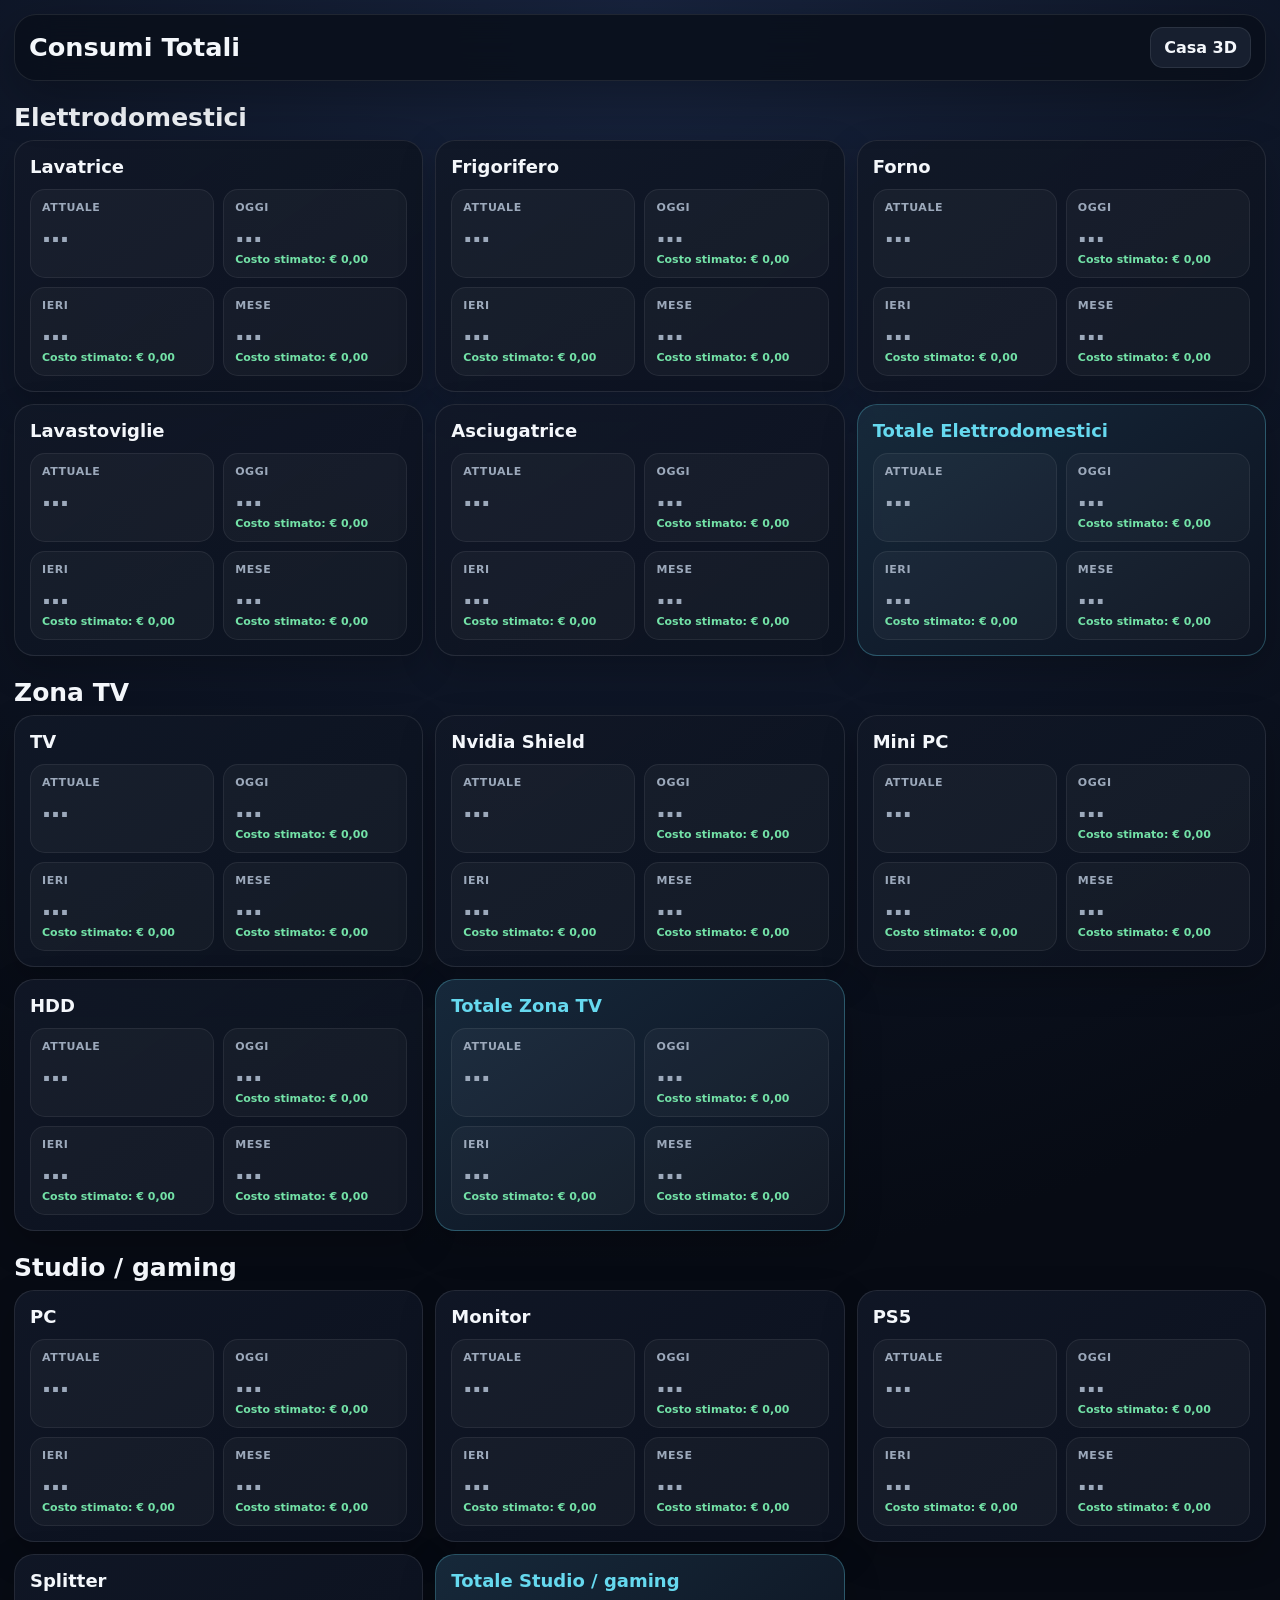
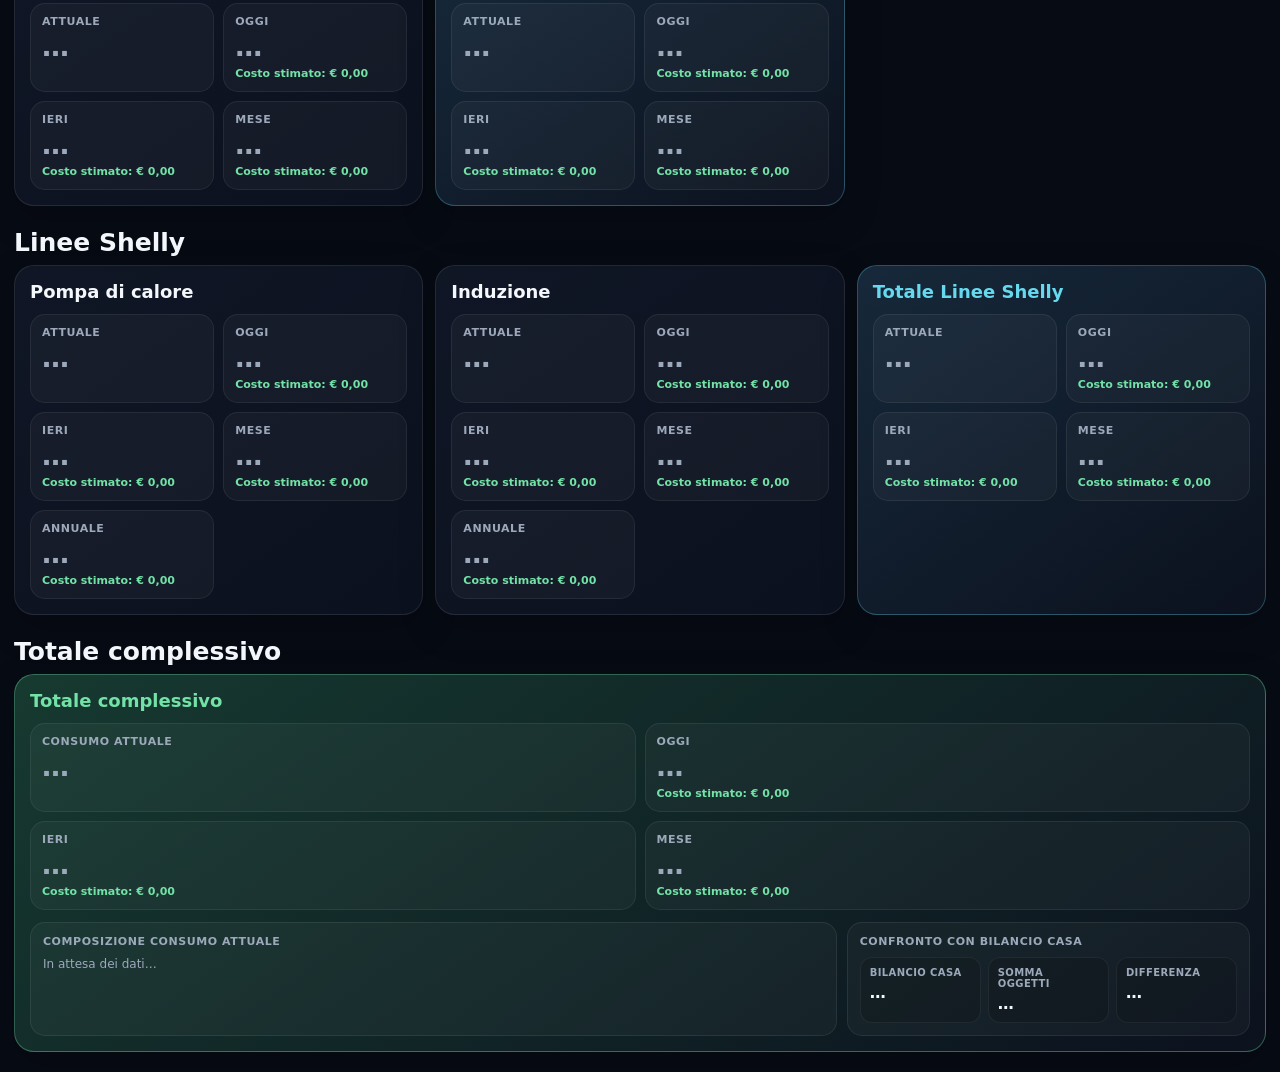
<file: consumi-test.html>
<!doctype html>
<html lang="it">
<head>
  <meta charset="utf-8">
  <meta name="viewport" content="width=device-width,initial-scale=1,viewport-fit=cover">
  <meta name="theme-color" content="#0b1020">
  <title>Consumi Totali · Casa 5B</title>
  <link rel="icon" href="./icon.svg">
  <style>
    :root{color-scheme:dark;--bg:#070b14;--surface:rgba(17,24,39,.92);--surface-2:rgba(26,35,52,.88);--line:rgba(255,255,255,.09);--text:#f4f7fb;--muted:#9ca9bb;--accent:#66d9ef;--ok:#73e2a7;--error:#ff7d8d;--radius:20px;font-family:Inter,ui-sans-serif,system-ui,-apple-system,BlinkMacSystemFont,"Segoe UI",sans-serif}
    *{box-sizing:border-box}html,body{min-height:100%;margin:0;background:radial-gradient(circle at top,#17233d 0,var(--bg) 46%);color:var(--text)}
    body{padding:max(14px,env(safe-area-inset-top)) max(14px,env(safe-area-inset-right)) max(20px,env(safe-area-inset-bottom)) max(14px,env(safe-area-inset-left))}button,a{font:inherit}
    .shell{width:min(1500px,100%);margin:0 auto}.topbar{display:flex;align-items:center;gap:14px;padding:12px 14px;margin-bottom:14px;border:1px solid var(--line);border-radius:22px;background:rgba(10,15,27,.88);backdrop-filter:blur(18px);box-shadow:0 16px 50px rgba(0,0,0,.28)}
    .topbar h1{font-size:clamp(18px,2vw,27px);line-height:1.1;margin:0}.topbar-main{min-width:0;flex:1}.action{border:1px solid var(--line);background:var(--surface-2);color:var(--text);padding:10px 13px;border-radius:13px;text-decoration:none;font-weight:800}
    .group{margin:22px 0 8px;display:flex;align-items:end;justify-content:space-between;gap:10px}.group h2{margin:0;font-size:clamp(18px,2vw,25px)}.grid{display:grid;grid-template-columns:repeat(3,minmax(0,1fr));gap:12px}
    .device{min-width:0;padding:15px;border:1px solid var(--line);border-radius:var(--radius);background:linear-gradient(145deg,var(--surface),rgba(12,18,31,.94));box-shadow:0 13px 36px rgba(0,0,0,.22)}
    .device-head{display:flex;align-items:center;justify-content:space-between;gap:10px;margin-bottom:12px}.device-head h3{margin:0;font-size:18px}.total-device{border-color:rgba(102,217,239,.28);background:linear-gradient(145deg,rgba(23,42,60,.96),rgba(12,18,31,.96))}.total-device .device-head h3{color:var(--accent)}
    .grand-total{grid-column:1/-1;border-color:rgba(115,226,167,.36);background:linear-gradient(145deg,rgba(23,60,50,.96),rgba(12,18,31,.96))}.grand-total .device-head h3{color:var(--ok)}
    .grand-live{display:grid;grid-template-columns:minmax(0,1.6fr) minmax(290px,.8fr);gap:10px;margin-top:12px}.grand-live-panel{padding:12px;border:1px solid rgba(255,255,255,.08);border-radius:15px;background:rgba(255,255,255,.035)}.grand-live-title{display:block;margin-bottom:9px;color:var(--muted);font-size:11px;font-weight:800;text-transform:uppercase;letter-spacing:.05em}.power-breakdown{display:flex;flex-wrap:wrap;gap:7px}.power-chip{display:inline-flex;align-items:center;gap:6px;padding:7px 9px;border:1px solid rgba(255,255,255,.08);border-radius:999px;background:rgba(0,0,0,.16);font-size:12px;font-weight:750}.power-chip strong{color:var(--ok);font-variant-numeric:tabular-nums}.power-empty{color:var(--muted);font-size:12px}.house-compare{display:grid;grid-template-columns:repeat(3,minmax(0,1fr));gap:7px}.house-compare div{min-width:0;padding:9px;border:1px solid rgba(255,255,255,.06);border-radius:12px;background:rgba(0,0,0,.13)}.house-compare small{display:block;color:var(--muted);font-size:10px;font-weight:800;text-transform:uppercase;letter-spacing:.04em}.house-compare strong{display:block;margin-top:5px;font-size:16px;font-variant-numeric:tabular-nums}.house-compare .difference-positive strong{color:var(--error)}.house-compare .difference-negative strong{color:var(--accent)}
    .metrics{display:grid;grid-template-columns:repeat(2,minmax(0,1fr));gap:9px}.metric{min-width:0;padding:11px;border:1px solid rgba(255,255,255,.07);border-radius:15px;background:rgba(255,255,255,.035)}
    .metric small{display:block;color:var(--muted);font-size:11px;font-weight:800;text-transform:uppercase;letter-spacing:.05em}.metric strong{display:block;margin-top:5px;font-size:clamp(18px,2.2vw,27px);line-height:1;font-variant-numeric:tabular-nums}.metric .cost{display:block;margin-top:7px;color:var(--ok);font-size:11px;font-weight:800;font-variant-numeric:tabular-nums}.metric .cost[hidden]{display:none}.metric.loading strong{color:var(--muted)}
    @media(max-width:1100px){.grid{grid-template-columns:repeat(2,minmax(0,1fr))}.grand-live{grid-template-columns:1fr}}
    @media(max-width:720px){body{padding:8px}.topbar{border-radius:17px;flex-wrap:wrap}.grid{grid-template-columns:1fr}.metrics{grid-template-columns:repeat(2,minmax(0,1fr))}.house-compare{grid-template-columns:1fr}}
  </style>
  <script src="./config.js"></script>
</head>
<body>
  <main class="shell">
    <header class="topbar"><div class="topbar-main"><h1>Consumi Totali</h1></div><a class="action" href="./index.html">Casa 3D</a></header>
    <div class="group"><h2>Elettrodomestici</h2></div><section id="appliances" class="grid"></section>
    <div class="group"><h2>Zona TV</h2></div><section id="tv-zone" class="grid"></section>
    <div class="group"><h2>Studio / gaming</h2></div><section id="studio-zone" class="grid"></section>
    <div class="group"><h2>Linee Shelly</h2></div><section id="shelly-lines" class="grid"></section>
    <div class="group"><h2>Totale complessivo</h2></div><section id="grand-total" class="grid"></section>
  </main>
<script>
(()=>{
  'use strict';
  const config=window.CASA_DASHBOARD_CONFIG||{};
  const haConfig=config.homeAssistant||{};
  const fmt=new Intl.NumberFormat('it-IT',{maximumFractionDigits:3});
  const costFmt=new Intl.NumberFormat('it-IT',{style:'currency',currency:'EUR',minimumFractionDigits:2,maximumFractionDigits:3});
  const ENERGY_PRICE_EUR_KWH=.287;
  const FIXED_POWER_LOADS=[
    {label:'Alexa',power:3.2},
    {label:'Dispositivi Shelly',power:7},
    {label:'Switch di rete',power:15},
    {label:'Domotica BTicino',power:38},
    {label:'Router 5G',power:8},
    {label:'FRITZ!Box 7690',power:12.5},
    {label:'ONT Fibra',power:4},
    {label:'Rete Mesh',power:24},
    {label:'VMC',power:20}
  ];
  const state={states:new Map(),metrics:new Map(),syncing:false};

  const DEVICES={
    washer:{label:'Lavatrice',powerKey:'washerPower',aliases:['lavatrice','washing machine','washer'],dailyHelper:'sensor.vano_tecnico_shelly_plug_lavatrice_lavatrice_energia_giornaliera',monthlyHelper:'sensor.vano_tecnico_shelly_plug_lavatrice_lavatrice_energia_mensile'},
    fridge:{label:'Frigorifero',powerKey:'fridgePower',aliases:['frigorifero','frigo congelatore','frigo','congelatore','fridge freezer','fridge','freezer'],dailyHelper:'sensor.cucina_shelly_plug_frigo_frigo_energia_giornaliera',monthlyHelper:'sensor.cucina_shelly_plug_frigo_frigo_energia_mensile'},
    oven:{label:'Forno',powerKey:'ovenPower',aliases:['forno','oven'],dailyHelper:'sensor.cucina_shelly_plug_forno_forno_energia_giornaliera',monthlyHelper:'sensor.cucina_shelly_plug_forno_forno_energia_mensile'},
    dishwasher:{label:'Lavastoviglie',powerKey:'dishwasherPower',aliases:['lavastoviglie','lavapiatti','dishwasher'],dailyHelper:'sensor.cucina_shelly_plug_lavastoviglie_lavastoviglie_energia_giornaliera',monthlyHelper:'sensor.cucina_shelly_plug_lavastoviglie_lavastoviglie_energia_mensile'},
    dryer:{label:'Asciugatrice',powerKey:'dryerPower',aliases:['asciugatrice','tumble dryer','dryer'],dailyHelper:'sensor.vano_tecnico_shelly_plug_asciugatrice_asciugatrice_energia_giornaliera',monthlyHelper:'sensor.vano_tecnico_shelly_plug_asciugatrice_asciugatrice_energia_mensile'},
    tv:{label:'TV',powerKey:'tvPower',aliases:['tv','televisore','smart tv','samsung tv'],dailyHelper:'sensor.salotto_tv_energia_giornaliera',monthlyHelper:'sensor.salotto_tv_energia_mensile'},
    shield:{label:'Nvidia Shield',powerKey:'shieldPower',aliases:['nvidia shield','shield tv','shield'],dailyHelper:'sensor.salotto_nvidia_shield_shield_energia_giornaliera',monthlyHelper:'sensor.salotto_nvidia_shield_shield_energia_mensile'},
    mediaPc:{label:'Mini PC',powerKey:'mediaPcPower',aliases:['mini pc','minipc','media mini pc'],dailyHelper:'sensor.salotto_mini_pc_energia_giornaliera',monthlyHelper:'sensor.salotto_mini_pc_energia_mensile'},
    hdd:{label:'HDD',powerKey:'hddPower',aliases:['hdd','hard disk','disco esterno'],dailyHelper:'sensor.salotto_hdd_energia_giornaliera',monthlyHelper:'sensor.salotto_hdd_energia_mensile'},
    pc:{label:'PC',powerKey:'pcPower',aliases:['pc','pc studio','computer studio','office pc','desktop pc'],exclude:['mini pc','minipc','media pc'],dailyHelper:'sensor.studio_pc_energia_giornaliera',monthlyHelper:'sensor.studio_pc_energia_mensile'},
    monitor:{label:'Monitor',powerKey:'monitorPower',aliases:['monitor','monitor studio','office monitor'],dailyHelper:'sensor.studio_monitor_energia_giornaliera',monthlyHelper:'sensor.studio_monitor_energia_mensile'},
    ps5:{label:'PS5',powerKey:'ps5Power',aliases:['ps 5','ps5','playstation 5','playstation5'],dailyHelper:'sensor.studio_ps_5_ps5_energia_giornaliera',monthlyHelper:'sensor.studio_ps_5_ps5_energia_mensile'},
    dock:{label:'Splitter',powerKey:'dockPower',aliases:['splitter','dock studio','office dock','dock'],dailyHelper:'sensor.studio_splitter_energia_giornaliera',monthlyHelper:'sensor.studio_splitter_energia_mensile'},
    heatPump:{label:'Pompa di calore',powerEntity:'sensor.vano_tecnico_shelly_pompa_di_calore_potenza',dailyHelper:'sensor.vano_tecnico_shelly_pompa_di_calore_giornaliero_pompa_calore',monthlyHelper:'sensor.vano_tecnico_shelly_pompa_di_calore_mensile_pompa_calore',annualHelper:'sensor.vano_tecnico_shelly_pompa_di_calore_annuale_pompa_di_calore'},
    induction:{label:'Induzione',powerEntity:'sensor.cucina_shelly_induzione_potenza',dailyHelper:'sensor.cucina_shelly_induzione_induzione_gg',monthlyHelper:'sensor.cucina_shelly_induzione_induzione_kwh_mese',annualHelper:'sensor.cucina_shelly_induzione_induzione_kwh_anno'}
  };
  const GROUPS={appliances:['washer','fridge','oven','dishwasher','dryer'],tv:['tv','shield','mediaPc','hdd'],studio:['pc','monitor','ps5','dock'],shelly:['heatPump','induction']};
  const TOTAL_LABELS={appliances:'Totale Elettrodomestici',tv:'Totale Zona TV',studio:'Totale Studio / gaming',shelly:'Totale Linee Shelly'};
  const normalize=v=>String(v??'').toLowerCase().normalize('NFD').replace(/[\u0300-\u036f]/g,'').replace(/[^a-z0-9]+/g,' ').trim();
  const valid=e=>Boolean(e&&!['unknown','unavailable','null','none',''].includes(normalize(e.state)));
  const haBase=()=>String(haConfig.url||'').trim().replace(/\/$/,'');
  const usableConfig=()=>{const t=String(haConfig.token||'');return Boolean(haBase()&&t&&t!=='insert token'&&!t.includes('REPLACE_'))};
  async function haFetch(path){const r=await fetch(`${haBase()}${path}`,{headers:{Authorization:`Bearer ${haConfig.token}`,'Content-Type':'application/json'},cache:'no-store'});if(!r.ok)throw new Error(`Home Assistant ${r.status}`);return r.json()}
  function configuredCandidates(key){const c=config.entities?.[key];return(Array.isArray(c)?c:[c]).filter(Boolean)}
  function unit(entity){return normalize(entity?.attributes?.unit_of_measurement)}
  function isPower(entity){return valid(entity)&&String(entity.entity_id||'').startsWith('sensor.')&&Number.isFinite(Number(entity.state))&&(normalize(entity.attributes?.device_class)==='power'||['w','kw','mw'].includes(unit(entity)))}
  function watts(entity){if(!isPower(entity))return null;const v=Number(entity.state),u=unit(entity);if(u==='kw')return v*1000;if(u==='mw')return v*1000000;return v}
  function energyKwh(entity,raw=entity?.state){if(!entity||!Number.isFinite(Number(raw)))return null;return Number(raw)}
  function entityText(entity){return normalize(`${entity?.entity_id||''} ${entity?.attributes?.friendly_name||''}`)}
  function resolvePower(device){
    if(device.powerEntity){const e=state.states.get(device.powerEntity);return isPower(e)?e:null}
    for(const id of configuredCandidates(device.powerKey)){const e=state.states.get(id);if(isPower(e))return e}
    let best=null,bestScore=0;
    for(const e of state.states.values()){
      if(!isPower(e))continue;const text=entityText(e);if((device.exclude||[]).some(x=>text.includes(normalize(x))))continue;
      let score=0;for(const a of device.aliases){const n=normalize(a);if(text===n)score=Math.max(score,100);else if(text.includes(n))score=Math.max(score,70+n.length)}
      if(text.includes('shelly'))score+=5;if(score>bestScore){bestScore=score;best=e}
    }
    return bestScore>=72?best:null;
  }
  function configuredPower(key){for(const id of configuredCandidates(key)){const value=watts(state.states.get(id));if(Number.isFinite(value))return value}return null}
  function periodValue(device,period){
    const daily=state.states.get(device.dailyHelper)||null,monthly=state.states.get(device.monthlyHelper)||null,annual=state.states.get(device.annualHelper)||null;
    if(period==='today')return energyKwh(daily)??0;
    if(period==='yesterday')return energyKwh(daily,daily?.attributes?.last_period)??0;
    if(period==='month')return energyKwh(monthly)??0;
    if(period==='annual')return energyKwh(annual)??0;
    return 0;
  }
  function formatPower(v){const x=Number.isFinite(v)?v:0;return Math.abs(x)>=1000?`${fmt.format(x/1000)} kW`:`${fmt.format(x)} W`}
  function formatSignedPower(v){const x=Number.isFinite(v)?v:0;return`${x>0?'+':x<0?'−':''}${formatPower(Math.abs(x))}`}
  function formatEnergy(v){return`${fmt.format(Number.isFinite(v)?v:0)} kWh`}
  function formatCost(v){return costFmt.format(Math.max(0,Number.isFinite(v)?v:0)*ENERGY_PRICE_EUR_KWH)}
  function metricHtml(label,kind){const cost=kind==='power'?'<span class="cost" hidden></span>':'<span class="cost">Costo stimato: € 0,00</span>';return`<div class="metric loading" data-kind="${kind}"><small>${label}</small><strong>…</strong>${cost}</div>`}
  function metricsHtml(powerLabel='Attuale'){return`${metricHtml(powerLabel,'power')}${metricHtml('Oggi','today')}${metricHtml('Ieri','yesterday')}${metricHtml('Mese','month')}`}
  function deviceHtml(id){const device=DEVICES[id];const annual=device.annualHelper?metricHtml('Annuale','annual'):'';return`<article class="device" data-device="${id}"><div class="device-head"><h3>${device.label}</h3></div><div class="metrics">${metricsHtml()}${annual}</div></article>`}
  function totalHtml(group){return`<article class="device total-device" data-total="${group}"><div class="device-head"><h3>${TOTAL_LABELS[group]}</h3></div><div class="metrics">${metricsHtml()}</div></article>`}
  function grandTotalHtml(){return`<article class="device total-device grand-total" data-grand-total><div class="device-head"><h3>Totale complessivo</h3></div><div class="metrics">${metricsHtml('Consumo attuale')}</div><div class="grand-live"><div class="grand-live-panel"><span class="grand-live-title">Composizione consumo attuale</span><div class="power-breakdown" data-power-breakdown><span class="power-empty">In attesa dei dati…</span></div></div><div class="grand-live-panel"><span class="grand-live-title">Confronto con Bilancio casa</span><div class="house-compare"><div><small>Bilancio casa</small><strong data-house-power>…</strong></div><div><small>Somma oggetti</small><strong data-counted-power>…</strong></div><div data-power-difference><small>Differenza</small><strong>…</strong></div></div></div></div></article>`}
  function render(){
    document.querySelector('#appliances').innerHTML=GROUPS.appliances.map(deviceHtml).join('')+totalHtml('appliances');
    document.querySelector('#tv-zone').innerHTML=GROUPS.tv.map(deviceHtml).join('')+totalHtml('tv');
    document.querySelector('#studio-zone').innerHTML=GROUPS.studio.map(deviceHtml).join('')+totalHtml('studio');
    document.querySelector('#shelly-lines').innerHTML=GROUPS.shelly.map(deviceHtml).join('')+totalHtml('shelly');
    document.querySelector('#grand-total').innerHTML=grandTotalHtml();
  }
  function patchNode(node,kind,value){if(!node)return;const v=Number.isFinite(value)?value:0;node.querySelector('strong').textContent=kind==='power'?formatPower(v):formatEnergy(v);const c=node.querySelector('.cost');if(c){c.hidden=kind==='power';if(kind!=='power')c.textContent=`Costo stimato: ${formatCost(v)}`}node.classList.remove('loading')}
  function patchDevice(id,kind,value){patchNode(document.querySelector(`[data-device="${id}"] [data-kind="${kind}"]`),kind,value)}
  function patchTotal(group,kind,value){patchNode(document.querySelector(`[data-total="${group}"] [data-kind="${kind}"]`),kind,value)}
  function patchGrand(kind,value){patchNode(document.querySelector(`[data-grand-total] [data-kind="${kind}"]`),kind,value)}
  function patchGrandLive(countedPower){
    const breakdown=document.querySelector('[data-power-breakdown]');
    if(breakdown){
      const active=[
        ...Object.entries(DEVICES).map(([id,device])=>({label:device.label,power:Number(state.metrics.get(id)?.power)||0})).filter(item=>item.power>0.05),
        ...FIXED_POWER_LOADS
      ].sort((a,b)=>b.power-a.power);
      breakdown.innerHTML=active.length?active.map(item=>`<span class="power-chip"><span>${item.label}</span><strong>+${formatPower(item.power)}</strong></span>`).join(''):'<span class="power-empty">Nessun oggetto con consumo rilevato.</span>';
    }
    const housePower=configuredPower('housePower');
    const houseNode=document.querySelector('[data-house-power]');
    const countedNode=document.querySelector('[data-counted-power]');
    const differenceBox=document.querySelector('[data-power-difference]');
    if(houseNode)houseNode.textContent=Number.isFinite(housePower)?formatPower(housePower):'N/D';
    if(countedNode)countedNode.textContent=formatPower(countedPower);
    if(differenceBox){
      differenceBox.classList.remove('difference-positive','difference-negative');
      const difference=Number.isFinite(housePower)?housePower-countedPower:null;
      const strong=differenceBox.querySelector('strong');
      if(strong)strong.textContent=Number.isFinite(difference)?formatSignedPower(difference):'N/D';
      if(Number.isFinite(difference)&&difference>0.5)differenceBox.classList.add('difference-positive');
      else if(Number.isFinite(difference)&&difference<-0.5)differenceBox.classList.add('difference-negative');
    }
  }
  function updateDevice(id){const d=DEVICES[id],p=watts(resolvePower(d));const values={power:Number.isFinite(p)?p:0,today:periodValue(d,'today'),yesterday:periodValue(d,'yesterday'),month:periodValue(d,'month')};if(d.annualHelper)values.annual=periodValue(d,'annual');state.metrics.set(id,values);for(const[k,v]of Object.entries(values))patchDevice(id,k,v)}
  function updateTotals(){
    for(const[group,ids]of Object.entries(GROUPS)){const t={power:0,today:0,yesterday:0,month:0};for(const id of ids){const v=state.metrics.get(id)||{};for(const k of Object.keys(t))t[k]+=Number.isFinite(Number(v[k]))?Number(v[k]):0}for(const[k,v]of Object.entries(t))patchTotal(group,k,v)}
    const all={power:0,today:0,yesterday:0,month:0};for(const id of Object.keys(DEVICES)){const v=state.metrics.get(id)||{};for(const k of Object.keys(all))all[k]+=Number.isFinite(Number(v[k]))?Number(v[k]):0}
    all.power+=FIXED_POWER_LOADS.reduce((sum,item)=>sum+item.power,0);
    for(const[k,v]of Object.entries(all))patchGrand(k,v);patchGrandLive(all.power)
  }
  async function sync(){if(state.syncing)return;state.syncing=true;try{if(!usableConfig())throw new Error('URL o token non configurati in config.js');const payload=await haFetch('/api/states');state.states=new Map(payload.map(e=>[e.entity_id,e]));Object.keys(DEVICES).forEach(updateDevice);updateTotals()}catch(e){console.error('[Consumi Totali]',e)}finally{state.syncing=false}}
  render();sync();setInterval(sync,5000);
})();
</script>
</body>
</html>
</file>
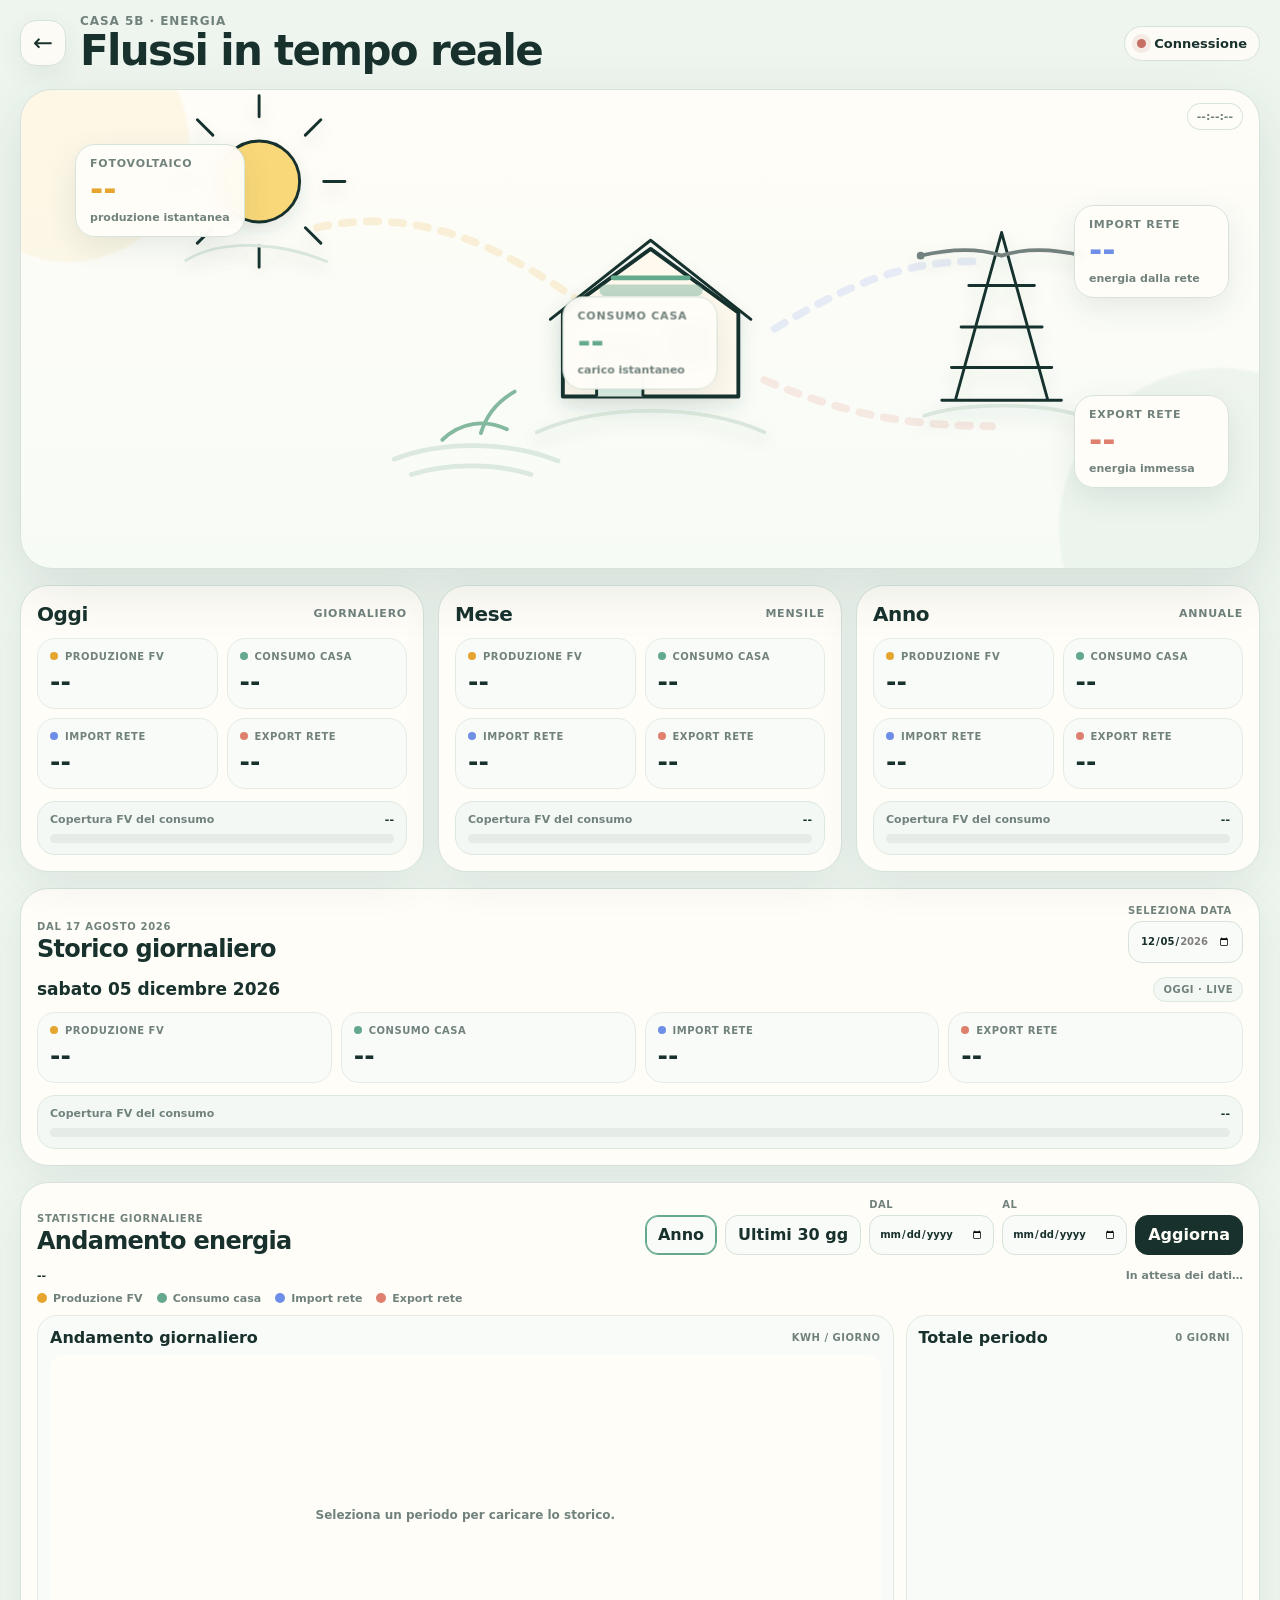
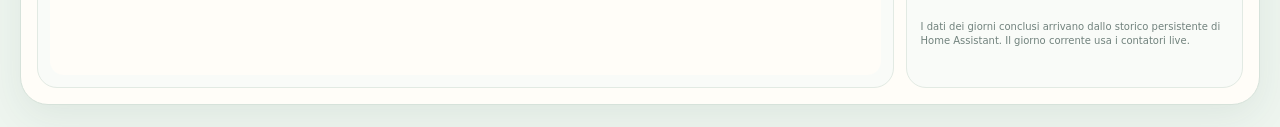
<file: energia-live.html>
<!doctype html>
<html lang="it">
<head>
  <meta charset="utf-8">
  <meta name="viewport" content="width=device-width,initial-scale=1,viewport-fit=cover">
  <meta name="theme-color" content="#eef5ef">
  <title>Energia Live · Casa 5B</title>
  <script src="./config.js"></script>
  <style>
    :root{
      color-scheme:light;
      --paper:#eef5ef;
      --ink:#18312d;
      --muted:#71827d;
      --card:#fffdf8;
      --line:#d6e2da;
      --sun:#f6c85f;
      --solar:#e5a52f;
      --house:#64a98d;
      --import:#6e8ee8;
      --export:#df806e;
      --grid:#73827e;
      --ok:#3b9b72;
      --shadow:0 18px 55px rgba(38,76,65,.12);
      font-family:Inter,ui-rounded,"SF Pro Rounded","Segoe UI",system-ui,-apple-system,BlinkMacSystemFont,sans-serif;
    }
    *{box-sizing:border-box}
    html,body{margin:0;min-height:100%;background:var(--paper);color:var(--ink)}
    body{padding:max(14px,env(safe-area-inset-top)) max(14px,env(safe-area-inset-right)) max(22px,env(safe-area-inset-bottom)) max(14px,env(safe-area-inset-left))}
    button,a,input{font:inherit}
    .app{width:min(1240px,100%);margin:0 auto}
    .topbar{display:flex;align-items:center;gap:14px;margin-bottom:16px}
    .back{display:inline-flex;align-items:center;justify-content:center;width:46px;height:46px;flex:0 0 auto;border:1.5px solid var(--line);border-radius:16px;background:rgba(255,253,248,.84);color:var(--ink);text-decoration:none;font-size:24px;box-shadow:0 8px 24px rgba(38,76,65,.08)}
    .titlebox{min-width:0;flex:1}.titlebox small{display:block;color:var(--muted);font-weight:750;font-size:12px;letter-spacing:.08em;text-transform:uppercase}.titlebox h1{margin:2px 0 0;font-size:clamp(26px,4vw,42px);line-height:1.02;letter-spacing:-.04em}
    .live-pill{display:flex;align-items:center;gap:8px;padding:9px 12px;border:1.5px solid var(--line);border-radius:999px;background:rgba(255,253,248,.82);font-weight:800;font-size:13px;white-space:nowrap}.live-dot{width:9px;height:9px;border-radius:50%;background:var(--ok);box-shadow:0 0 0 5px rgba(59,155,114,.12)}.live-pill.off .live-dot{background:#c66d64;box-shadow:0 0 0 5px rgba(198,109,100,.12)}

    .hero{position:relative;overflow:hidden;border:1.5px solid var(--line);border-radius:32px;background:linear-gradient(180deg,#fffdf8 0%,#f7fbf6 100%);box-shadow:var(--shadow);padding:16px 18px 14px;min-height:480px}
    .hero::before,.hero::after{content:"";position:absolute;border-radius:999px;filter:blur(1px);pointer-events:none}.hero::before{width:240px;height:240px;background:rgba(246,200,95,.11);left:-72px;top:-68px}.hero::after{width:320px;height:320px;background:rgba(100,169,141,.08);right:-120px;bottom:-120px}
    .updated{position:absolute;z-index:5;right:16px;top:13px;padding:6px 9px;border:1px solid rgba(214,226,218,.9);border-radius:999px;background:rgba(255,253,248,.86);font-variant-numeric:tabular-nums;color:var(--muted);font-size:11px;font-weight:800;backdrop-filter:blur(8px)}
    .scene{position:relative;z-index:1;height:405px;margin-top:6px}
    .scene svg{width:100%;height:100%;display:block;overflow:visible}
    .draw-stroke{fill:none;stroke:var(--ink);stroke-width:3;stroke-linecap:round;stroke-linejoin:round}
    .flow{fill:none;stroke-width:8;stroke-linecap:round;stroke-dasharray:12 14;opacity:.16;transition:opacity .25s,stroke-width .25s}
    .flow.active{opacity:.9;animation:flowdash .9s linear infinite}.flow.solar{stroke:var(--solar)}.flow.import{stroke:var(--import)}.flow.export{stroke:var(--export)}
    @keyframes flowdash{to{stroke-dashoffset:-52}}
    .value-card{position:absolute;z-index:3;min-width:155px;padding:12px 14px;border:1.5px solid var(--line);border-radius:20px;background:rgba(255,253,248,.94);backdrop-filter:blur(10px);box-shadow:0 10px 30px rgba(38,76,65,.10)}
    .value-card small{display:block;color:var(--muted);font-size:11px;font-weight:850;letter-spacing:.07em;text-transform:uppercase}.value-card strong{display:block;margin-top:3px;font-size:clamp(22px,3vw,32px);line-height:1;font-variant-numeric:tabular-nums}.value-card span{display:block;margin-top:6px;color:var(--muted);font-size:11px;font-weight:700}
    .value-card.solar{left:3%;top:8%}.value-card.house{left:50%;top:57%;transform:translate(-50%,-50%)}.value-card.import{right:1%;top:23%}.value-card.export{right:1%;bottom:7%}
    .value-card.solar strong{color:var(--solar)}.value-card.house strong{color:var(--house)}.value-card.import strong{color:var(--import)}.value-card.export strong{color:var(--export)}

    .periods{display:grid;grid-template-columns:repeat(3,minmax(0,1fr));gap:14px;margin-top:16px}
    .period{border:1.5px solid var(--line);border-radius:28px;background:var(--card);box-shadow:0 12px 38px rgba(38,76,65,.08);padding:16px}
    .period-head{display:flex;justify-content:space-between;gap:8px;align-items:center;margin-bottom:12px}.period-head h3{margin:0;font-size:20px;letter-spacing:-.02em}.period-head span{font-size:11px;font-weight:800;color:var(--muted);text-transform:uppercase;letter-spacing:.07em}
    .metrics{display:grid;grid-template-columns:repeat(2,minmax(0,1fr));gap:9px}.metric{min-width:0;padding:12px;border-radius:18px;border:1px solid #e4ebe5;background:#f9fbf8}.metric small{display:flex;align-items:center;gap:7px;color:var(--muted);font-size:10px;font-weight:850;letter-spacing:.05em;text-transform:uppercase}.metric small::before{content:"";width:8px;height:8px;border-radius:50%;flex:0 0 auto}.metric[data-type="pv"] small::before,.metric[data-history-type="pv"] small::before{background:var(--solar)}.metric[data-type="house"] small::before,.metric[data-history-type="house"] small::before{background:var(--house)}.metric[data-type="import"] small::before,.metric[data-history-type="import"] small::before{background:var(--import)}.metric[data-type="export"] small::before,.metric[data-history-type="export"] small::before{background:var(--export)}.metric strong{display:block;margin-top:5px;font-size:clamp(18px,2vw,25px);font-variant-numeric:tabular-nums;white-space:nowrap;overflow:hidden;text-overflow:ellipsis}
    .coverage{margin-top:12px;padding:11px 12px;border-radius:18px;background:#f3f8f4;border:1px solid #dde9e0}.coverage-top{display:flex;justify-content:space-between;gap:8px;font-size:11px;font-weight:800;color:var(--muted)}.coverage-top strong{color:var(--ink);font-variant-numeric:tabular-nums}.bar{height:9px;margin-top:8px;border-radius:999px;background:#e5ece7;overflow:hidden}.bar>i{display:block;height:100%;width:0;border-radius:999px;background:linear-gradient(90deg,var(--solar),var(--house));transition:width .35s ease}

    .history{margin-top:16px;border:1.5px solid var(--line);border-radius:28px;background:var(--card);box-shadow:0 12px 38px rgba(38,76,65,.08);padding:16px}
    .history-head{display:flex;align-items:end;justify-content:space-between;gap:14px;margin-bottom:14px}.history-title small{display:block;color:var(--muted);font-size:10px;font-weight:850;letter-spacing:.07em;text-transform:uppercase}.history-title h2{margin:3px 0 0;font-size:24px;letter-spacing:-.03em}
    .history-picker{display:flex;flex-direction:column;gap:5px;color:var(--muted);font-size:10px;font-weight:850;letter-spacing:.06em;text-transform:uppercase}.history-picker input{min-height:42px;padding:8px 11px;border:1.5px solid var(--line);border-radius:14px;background:#f9fbf8;color:var(--ink);font-weight:800;color-scheme:light}
    .history-day{display:flex;align-items:center;justify-content:space-between;gap:12px;margin-bottom:10px}.history-day strong{font-size:17px}.history-status{padding:6px 9px;border-radius:999px;background:#f3f8f4;border:1px solid #dde9e0;color:var(--muted);font-size:10px;font-weight:850;text-transform:uppercase;letter-spacing:.05em}
    .history .metrics{grid-template-columns:repeat(4,minmax(0,1fr))}

    .charts{margin-top:16px;border:1.5px solid var(--line);border-radius:28px;background:var(--card);box-shadow:0 12px 38px rgba(38,76,65,.08);padding:16px}
    .charts-head{display:flex;align-items:end;justify-content:space-between;gap:14px;margin-bottom:14px}.charts-title small{display:block;color:var(--muted);font-size:10px;font-weight:850;letter-spacing:.07em;text-transform:uppercase}.charts-title h2{margin:3px 0 0;font-size:24px;letter-spacing:-.03em}
    .chart-controls{display:flex;align-items:end;flex-wrap:wrap;gap:8px}.chart-field{display:flex;flex-direction:column;gap:5px;color:var(--muted);font-size:10px;font-weight:850;letter-spacing:.05em;text-transform:uppercase}.chart-field input{min-height:40px;padding:7px 9px;border:1.5px solid var(--line);border-radius:13px;background:#f9fbf8;color:var(--ink);font-weight:800;color-scheme:light}
    .chart-btn{min-height:40px;padding:8px 12px;border:1.5px solid var(--line);border-radius:13px;background:#f9fbf8;color:var(--ink);font-weight:850;cursor:pointer}.chart-btn.primary{background:var(--ink);border-color:var(--ink);color:#fffdf8}.chart-btn.active{border-color:var(--house);box-shadow:inset 0 0 0 1px var(--house)}
    .chart-status-row{display:flex;align-items:center;justify-content:space-between;gap:10px;margin-bottom:10px;color:var(--muted);font-size:11px;font-weight:750}.chart-status-row strong{color:var(--ink)}
    .chart-legend{display:flex;flex-wrap:wrap;gap:8px 14px;margin-bottom:10px}.chart-legend span{display:inline-flex;align-items:center;gap:6px;color:var(--muted);font-size:11px;font-weight:800}.chart-legend i{width:10px;height:10px;border-radius:50%}.chart-legend .pv i{background:var(--solar)}.chart-legend .house i{background:var(--house)}.chart-legend .import i{background:var(--import)}.chart-legend .export i{background:var(--export)}
    .chart-grid{display:grid;grid-template-columns:minmax(0,1.65fr) minmax(280px,.65fr);gap:12px}.chart-card{min-width:0;border:1px solid #e2eae3;border-radius:20px;background:#f9fbf8;padding:12px}.chart-card-head{display:flex;align-items:center;justify-content:space-between;gap:8px;margin-bottom:8px}.chart-card-head h3{margin:0;font-size:16px}.chart-card-head span{color:var(--muted);font-size:10px;font-weight:800;text-transform:uppercase;letter-spacing:.05em}
    .chart-shell{position:relative;min-height:320px;overflow:hidden;border-radius:14px;background:#fffdf8}.chart-svg{display:block;width:100%;height:320px;touch-action:none}.chart-empty{position:absolute;inset:0;display:grid;place-items:center;padding:20px;color:var(--muted);font-size:12px;font-weight:800;text-align:center;pointer-events:none}.chart-empty[hidden]{display:none}
    .chart-tooltip{position:absolute;z-index:4;top:10px;min-width:150px;padding:9px 10px;border:1px solid var(--line);border-radius:12px;background:rgba(255,253,248,.96);box-shadow:0 8px 26px rgba(38,76,65,.14);font-size:10px;pointer-events:none;transform:translateX(-50%)}.chart-tooltip[hidden]{display:none}.chart-tooltip strong{display:block;margin-bottom:5px;font-size:11px}.chart-tooltip div{display:flex;justify-content:space-between;gap:12px;margin-top:3px;color:var(--muted)}.chart-tooltip b{color:var(--ink);font-variant-numeric:tabular-nums}
    .totals-bars{display:grid;grid-template-columns:repeat(4,minmax(0,1fr));gap:8px;align-items:end;height:256px;padding:12px 4px 0}.total-col{min-width:0;display:grid;grid-template-rows:1fr auto auto;gap:6px;height:100%;text-align:center}.total-track{position:relative;align-self:stretch;border-radius:10px 10px 5px 5px;background:#eaf0eb;overflow:hidden}.total-track i{position:absolute;left:0;right:0;bottom:0;min-height:2px;border-radius:8px 8px 4px 4px;transition:height .35s ease}.total-col.pv .total-track i{background:var(--solar)}.total-col.house .total-track i{background:var(--house)}.total-col.import .total-track i{background:var(--import)}.total-col.export .total-track i{background:var(--export)}.total-col strong{font-size:12px;font-variant-numeric:tabular-nums;white-space:nowrap}.total-col small{color:var(--muted);font-size:9px;font-weight:850;text-transform:uppercase;line-height:1.1}
    .chart-note{margin:9px 2px 0;color:var(--muted);font-size:10px;line-height:1.4}

    @media(max-width:900px) and (orientation:portrait){
      .periods{grid-template-columns:1fr}
      .history .metrics{grid-template-columns:repeat(2,minmax(0,1fr))}
    }

    @media(max-width:620px) and (orientation:portrait){
      body{padding:max(8px,env(safe-area-inset-top)) max(8px,env(safe-area-inset-right)) max(12px,env(safe-area-inset-bottom)) max(8px,env(safe-area-inset-left))}
      .topbar{gap:8px;margin-bottom:9px}.back{width:40px;height:40px;border-radius:13px;font-size:21px}.titlebox small{display:none}.titlebox h1{font-size:24px;letter-spacing:-.035em}.live-pill{padding:7px 9px;font-size:11px;gap:6px}.live-dot{width:8px;height:8px;box-shadow:0 0 0 4px rgba(59,155,114,.12)}
      .hero{min-height:0;border-radius:22px;padding:10px;overflow:hidden}.updated{top:9px;right:10px;font-size:9px;padding:4px 7px}
      .scene{height:auto;margin-top:8px;padding-top:226px;display:grid;grid-template-columns:1fr 1fr;gap:8px}
      .scene svg{position:absolute;left:0;top:0;width:100%;height:220px}
      .value-card,.value-card.solar,.value-card.house,.value-card.import,.value-card.export{position:relative;left:auto;right:auto;top:auto;bottom:auto;transform:none;min-width:0;width:auto;padding:9px 10px;border-radius:15px}
      .value-card span{display:none}.value-card small{font-size:9px;letter-spacing:.04em}.value-card strong{font-size:19px;margin-top:3px}
      .periods{gap:9px;margin-top:9px}.period{border-radius:21px;padding:12px}.period-head{margin-bottom:8px}.period-head h3{font-size:18px}.period-head span{font-size:9px}.metrics{gap:7px}.metric{padding:10px;border-radius:15px}.metric small{font-size:9px}.metric strong{font-size:19px}.coverage{margin-top:8px;padding:9px 10px;border-radius:15px}.coverage-top{font-size:10px}.bar{height:7px;margin-top:6px}
      .history{margin-top:9px;border-radius:21px;padding:12px}.history-head{align-items:stretch;flex-direction:column;margin-bottom:10px;gap:9px}.history-title h2{font-size:20px}.history-picker input{width:100%}.history-day{align-items:flex-start;flex-direction:column;gap:6px}.history .metrics{grid-template-columns:repeat(2,minmax(0,1fr))}
      .charts{margin-top:9px;border-radius:21px;padding:12px}.charts-head{align-items:stretch;flex-direction:column;gap:9px}.charts-title h2{font-size:20px}.chart-controls{display:grid;grid-template-columns:1fr 1fr;align-items:end}.chart-field input{width:100%}.chart-btn{width:100%}.chart-grid{grid-template-columns:1fr}.chart-shell{min-height:270px}.chart-svg{height:270px}.totals-bars{height:220px}.chart-status-row{align-items:flex-start;flex-direction:column;gap:4px}
    }

    @media(orientation:landscape) and (max-height:500px){
      body{padding:max(5px,env(safe-area-inset-top)) max(9px,env(safe-area-inset-right)) max(7px,env(safe-area-inset-bottom)) max(9px,env(safe-area-inset-left))}
      .app{width:100%;max-width:none}.topbar{gap:8px;margin-bottom:6px}.back{width:38px;height:38px;border-radius:12px;font-size:20px}.titlebox small{display:none}.titlebox h1{font-size:23px}.live-pill{padding:6px 9px;font-size:10px}.live-dot{width:7px;height:7px;box-shadow:0 0 0 3px rgba(59,155,114,.12)}
      .hero{min-height:0;border-radius:20px;padding:8px 12px 9px}.updated{top:8px;right:10px;font-size:9px;padding:4px 7px}.scene{height:255px;margin-top:0}.scene svg{height:100%}
      .value-card{min-width:118px;padding:8px 9px;border-radius:14px}.value-card span{display:none}.value-card small{font-size:8.5px}.value-card strong{font-size:18px}.value-card.solar{left:2%;top:8%}.value-card.house{left:49%;top:59%}.value-card.import{right:1%;top:18%}.value-card.export{right:1%;bottom:3%}
      .periods{grid-template-columns:repeat(3,minmax(0,1fr));gap:8px;margin-top:8px}.period{border-radius:18px;padding:9px}.period-head{margin-bottom:6px}.period-head h3{font-size:16px}.period-head span{font-size:8px}.metrics{gap:5px}.metric{padding:7px;border-radius:12px}.metric small{font-size:7.5px;gap:4px}.metric small::before{width:6px;height:6px}.metric strong{font-size:15px;margin-top:3px}.coverage{margin-top:6px;padding:7px 8px;border-radius:12px}.coverage-top{font-size:8.5px}.bar{height:6px;margin-top:5px}
      .history{margin-top:8px;border-radius:18px;padding:9px}.history-head{margin-bottom:7px}.history-title h2{font-size:17px}.history-picker input{min-height:34px;padding:5px 8px}.history-day{margin-bottom:6px}.history-day strong{font-size:14px}.history .metrics{grid-template-columns:repeat(4,minmax(0,1fr))}
      .charts{margin-top:8px;border-radius:18px;padding:9px}.charts-head{margin-bottom:8px}.charts-title h2{font-size:17px}.chart-field input,.chart-btn{min-height:32px;padding:5px 8px}.chart-grid{grid-template-columns:minmax(0,1.6fr) minmax(260px,.6fr)}.chart-shell{min-height:235px}.chart-svg{height:235px}.totals-bars{height:176px}.chart-card{padding:8px}
    }
  </style>
</head>
<body>
<main class="app">
  <header class="topbar">
    <a class="back" href="./index.html" aria-label="Torna a Casa 3D">←</a>
    <div class="titlebox"><small>Casa 5B · Energia</small><h1>Flussi in tempo reale</h1></div>
    <div id="live-pill" class="live-pill off"><i class="live-dot"></i><span>Connessione</span></div>
  </header>

  <section class="hero">
    <div id="updated" class="updated">--:--:--</div>
    <div class="scene" aria-label="Schema dei flussi energetici">
      <svg viewBox="70 0 970 420" preserveAspectRatio="xMidYMid meet" role="img">
        <defs>
          <filter id="softShadow" x="-30%" y="-30%" width="160%" height="160%"><feDropShadow dx="0" dy="8" stdDeviation="8" flood-color="#305b4f" flood-opacity=".12"/></filter>
        </defs>

        <path id="flow-solar" class="flow solar" d="M220 120 C330 95 420 145 505 205"/>
        <path id="flow-import" class="flow import" d="M900 155 C820 155 760 185 686 230"/>
        <path id="flow-export" class="flow export" d="M684 278 C770 315 835 325 920 326"/>

        <g transform="translate(160 72)" filter="url(#softShadow)">
          <circle cx="0" cy="0" r="42" fill="#f9d879" stroke="#18312d" stroke-width="3"/>
          <g class="draw-stroke"><path d="M0-67v-22M0 67v22M-67 0h-22M67 0h22M-48-48l-16-16M48 48l16 16M48-48l16-16M-48 48l-16 16"/></g>
          <path d="M-76 82 C-40 60 20 62 70 83" fill="none" stroke="#d9e6dc" stroke-width="3" stroke-linecap="round"/>
        </g>

        <g transform="translate(475 190)" filter="url(#softShadow)">
          <path d="M0 105V18L91-48l91 66v87z" fill="#fff9ee" stroke="#18312d" stroke-width="4" stroke-linejoin="round"/>
          <path d="M35 105V52h48v53M114 36h34v30h-34z" fill="#dff0e7" stroke="#18312d" stroke-width="3"/>
          <path d="M-13 25L91-57 195 25" class="draw-stroke"/>
          <path d="M44-5h95" stroke="#64a98d" stroke-width="12" stroke-linecap="round" opacity=".4"/>
          <path d="M52-18l78 0" stroke="#64a98d" stroke-width="5" stroke-linecap="round"/>
          <path d="M91 120c-43 0-84 7-118 22M91 120c43 0 84 7 118 22" fill="none" stroke="#d9e6dc" stroke-width="4" stroke-linecap="round"/>
        </g>

        <g transform="translate(930 205)" filter="url(#softShadow)">
          <path d="M0-80L-48 94M0-80L48 94M-34-25H34M-42 18H42M-52 60H52M-62 94H62" class="draw-stroke"/>
          <path d="M-84-56C-50-64-24-64 0-56M0-56c24-8 50-8 84 0" fill="none" stroke="#73827e" stroke-width="4" stroke-linecap="round"/>
          <circle cx="-84" cy="-56" r="4" fill="#73827e"/><circle cx="84" cy="-56" r="4" fill="#73827e"/>
          <path d="M-80 110 C-38 96 39 96 82 110" fill="none" stroke="#d9e6dc" stroke-width="4" stroke-linecap="round"/>
        </g>

        <g transform="translate(300 340)">
          <path d="M0 20c52-20 122-18 170 2M18 36c36-12 88-12 124 0" fill="none" stroke="#dce9df" stroke-width="5" stroke-linecap="round"/>
          <path d="M50 0c18-18 44-22 67-11" fill="none" stroke="#84b99f" stroke-width="4" stroke-linecap="round"/>
          <path d="M90-7c6-20 19-34 35-43" fill="none" stroke="#84b99f" stroke-width="4" stroke-linecap="round"/>
        </g>
      </svg>

      <div class="value-card solar"><small>Fotovoltaico</small><strong id="live-pv">--</strong><span>produzione istantanea</span></div>
      <div class="value-card house"><small>Consumo casa</small><strong id="live-house">--</strong><span>carico istantaneo</span></div>
      <div class="value-card import"><small>Import rete</small><strong id="live-import">--</strong><span>energia dalla rete</span></div>
      <div class="value-card export"><small>Export rete</small><strong id="live-export">--</strong><span>energia immessa</span></div>
    </div>
  </section>

  <section class="periods">
    <article class="period" data-period="day">
      <div class="period-head"><h3>Oggi</h3><span>giornaliero</span></div>
      <div class="metrics">
        <div class="metric" data-type="pv"><small>Produzione FV</small><strong>--</strong></div>
        <div class="metric" data-type="house"><small>Consumo casa</small><strong>--</strong></div>
        <div class="metric" data-type="import"><small>Import rete</small><strong>--</strong></div>
        <div class="metric" data-type="export"><small>Export rete</small><strong>--</strong></div>
      </div>
      <div class="coverage"><div class="coverage-top"><span>Copertura FV del consumo</span><strong>--</strong></div><div class="bar"><i></i></div></div>
    </article>

    <article class="period" data-period="month">
      <div class="period-head"><h3>Mese</h3><span>mensile</span></div>
      <div class="metrics">
        <div class="metric" data-type="pv"><small>Produzione FV</small><strong>--</strong></div>
        <div class="metric" data-type="house"><small>Consumo casa</small><strong>--</strong></div>
        <div class="metric" data-type="import"><small>Import rete</small><strong>--</strong></div>
        <div class="metric" data-type="export"><small>Export rete</small><strong>--</strong></div>
      </div>
      <div class="coverage"><div class="coverage-top"><span>Copertura FV del consumo</span><strong>--</strong></div><div class="bar"><i></i></div></div>
    </article>

    <article class="period" data-period="year">
      <div class="period-head"><h3>Anno</h3><span>annuale</span></div>
      <div class="metrics">
        <div class="metric" data-type="pv"><small>Produzione FV</small><strong>--</strong></div>
        <div class="metric" data-type="house"><small>Consumo casa</small><strong>--</strong></div>
        <div class="metric" data-type="import"><small>Import rete</small><strong>--</strong></div>
        <div class="metric" data-type="export"><small>Export rete</small><strong>--</strong></div>
      </div>
      <div class="coverage"><div class="coverage-top"><span>Copertura FV del consumo</span><strong>--</strong></div><div class="bar"><i></i></div></div>
    </article>
  </section>

  <section class="history" aria-label="Storico giornaliero energia">
    <div class="history-head">
      <div class="history-title"><small>Dal 17 agosto 2026</small><h2>Storico giornaliero</h2></div>
      <label class="history-picker">Seleziona data<input id="history-date" type="date" min="2026-08-17"></label>
    </div>
    <div class="history-day"><strong id="history-date-label">--</strong><span id="history-status" class="history-status">Nessun dato</span></div>
    <div class="metrics">
      <div class="metric" data-history-type="pv"><small>Produzione FV</small><strong>--</strong></div>
      <div class="metric" data-history-type="house"><small>Consumo casa</small><strong>--</strong></div>
      <div class="metric" data-history-type="import"><small>Import rete</small><strong>--</strong></div>
      <div class="metric" data-history-type="export"><small>Export rete</small><strong>--</strong></div>
    </div>
    <div class="coverage history-coverage"><div class="coverage-top"><span>Copertura FV del consumo</span><strong>--</strong></div><div class="bar"><i></i></div></div>
  </section>

  <section class="charts" aria-label="Grafici andamento energia">
    <div class="charts-head">
      <div class="charts-title"><small>Statistiche giornaliere</small><h2>Andamento energia</h2></div>
      <div class="chart-controls">
        <button id="chart-year" class="chart-btn active" type="button">Anno</button>
        <button id="chart-30d" class="chart-btn" type="button">Ultimi 30 gg</button>
        <label class="chart-field">Dal<input id="chart-from" type="date" min="2026-08-17"></label>
        <label class="chart-field">Al<input id="chart-to" type="date" min="2026-08-17"></label>
        <button id="chart-apply" class="chart-btn primary" type="button">Aggiorna</button>
      </div>
    </div>
    <div class="chart-status-row"><strong id="chart-range-label">--</strong><span id="chart-status">In attesa dei dati…</span></div>
    <div class="chart-legend" aria-label="Legenda grafico">
      <span class="pv"><i></i>Produzione FV</span>
      <span class="house"><i></i>Consumo casa</span>
      <span class="import"><i></i>Import rete</span>
      <span class="export"><i></i>Export rete</span>
    </div>
    <div class="chart-grid">
      <article class="chart-card">
        <div class="chart-card-head"><h3>Andamento giornaliero</h3><span>kWh / giorno</span></div>
        <div id="trend-shell" class="chart-shell">
          <svg id="energy-trend-chart" class="chart-svg" viewBox="0 0 1000 340" preserveAspectRatio="none" role="img" aria-label="Andamento giornaliero produzione fotovoltaico, consumo casa, import ed export"></svg>
          <div id="trend-empty" class="chart-empty">Seleziona un periodo per caricare lo storico.</div>
          <div id="trend-tooltip" class="chart-tooltip" hidden></div>
        </div>
      </article>
      <article class="chart-card">
        <div class="chart-card-head"><h3>Totale periodo</h3><span id="chart-days-count">0 giorni</span></div>
        <div id="energy-total-bars" class="totals-bars" aria-label="Totali del periodo"></div>
        <div class="chart-note">I dati dei giorni conclusi arrivano dallo storico persistente di Home Assistant. Il giorno corrente usa i contatori live.</div>
      </article>
    </div>
  </section>
</main>

<script>
(()=>{
  'use strict';

  const config=window.CASA_DASHBOARD_CONFIG||{};
  const haConfig=config.homeAssistant||{};
  const fmt=new Intl.NumberFormat('it-IT',{maximumFractionDigits:2});
  const state={states:new Map(),syncing:false,failures:0,currentDayValues:null,historyRequestSeq:0,chartCache:new Map(),chartRows:[],chartRequestSeq:0,chartInitialized:false,lastChartLiveRender:0};
  const HISTORY_START='2026-08-17';

  const IDS={
    live:{
      house:['sensor.vano_tecnico_solarnet_power_load_consumed','sensor.vano_tecnico_solarnet_power_load'],
      import:['sensor.vano_tecnico_solarnet_power_grid_import','sensor.vano_tecnico_solarnet_grid_import'],
      export:['sensor.vano_tecnico_solarnet_power_grid_export','sensor.vano_tecnico_solarnet_grid_export'],
      pv:['sensor.vano_tecnico_solarnet_power_pv','sensor.vano_tecnico_solarnet_power_p_ac','sensor.solarnet_power_pv','sensor.solarnet_power_p_ac','sensor.fronius_power','sensor.fotovoltaico_potenza']
    },
    day:{
      pv:['sensor.solarnet_energia_giornaliera','sensor.vano_tecnico_solarnet_energia_giornaliera'],
      house:['sensor.vano_tecnico_solarnet_consumo_casa_oggi'],
      import:['sensor.vano_tecnico_solarnet_giornaliero_import'],
      export:['sensor.vano_tecnico_solarnet_energia_esportata_giorno']
    },
    month:{
      pv:['sensor.solarnet_energia_mensile','sensor.vano_tecnico_solarnet_energia_mensile','sensor.vano_tecnico_solarnet_produzione_mensile','sensor.solarnet_produzione_mensile'],
      house:['sensor.vano_tecnico_solarnet_consumo_casa_mese','sensor.vano_tecnico_solarnet_consumo_casa_mensile'],
      import:['sensor.vano_tecnico_solarnet_mensile_import'],
      export:['sensor.vano_tecnico_solarnet_energia_esportata_mese']
    },
    year:{
      pv:['sensor.solarnet_energia_annuale','sensor.vano_tecnico_solarnet_energia_annuale','sensor.vano_tecnico_solarnet_produzione_annuale','sensor.solarnet_produzione_annuale'],
      house:['sensor.vano_tecnico_solarnet_consumo_casa_anno','sensor.vano_tecnico_solarnet_consumo_casa_annuale'],
      import:['sensor.vano_tecnico_solarnet_annuale_import'],
      export:['sensor.vano_tecnico_solarnet_energia_esportata_anno']
    }
  };

  const normalize=v=>String(v??'').toLowerCase().normalize('NFD').replace(/[\u0300-\u036f]/g,'').replace(/[^a-z0-9]+/g,' ').trim();
  const valid=e=>Boolean(e&&!['unknown','unavailable','none','null',''].includes(normalize(e.state))&&Number.isFinite(Number(e.state)));
  const unit=e=>normalize(e?.attributes?.unit_of_measurement);
  const text=e=>normalize(`${e?.entity_id||''} ${e?.attributes?.friendly_name||''}`);
  const haBase=()=>String(haConfig.url||'').trim().replace(/\/$/,'');
  const usableConfig=()=>{const token=String(haConfig.token||'');return Boolean(haBase()&&token&&token!=='insert token'&&!token.includes('REPLACE_'))};
  function powerW(e){if(!valid(e))return null;const n=Number(e.state),u=unit(e);if(u==='kw')return n*1000;if(u==='mw')return n*1000000;return n}
  function rawEnergyKwh(e,raw){if(!e||!Number.isFinite(Number(raw)))return null;const n=Number(raw),u=unit(e);if(u==='wh')return n/1000;if(u==='mwh')return n*1000;return n}
  function energyKwh(e){return valid(e)?rawEnergyKwh(e,e.state):null}
  function first(ids,converter){for(const id of ids||[]){const e=state.states.get(id);const v=converter(e);if(Number.isFinite(v))return {entity:e,value:v}}return null}

  function dynamicPvPower(){
    let best=null,bestScore=-1;
    for(const e of state.states.values()){
      if(!valid(e)||!['w','kw','mw'].includes(unit(e)))continue;
      const t=text(e);if(!t.includes('solarnet')&&!t.includes('fronius'))continue;
      if(['grid','import','export','load','consumo','meter','rete'].some(x=>t.includes(x)))continue;
      let score=0;if(t.includes('power'))score+=25;if(t.includes('pv'))score+=35;if(t.includes('pac')||t.includes('p ac'))score+=25;if(t.includes('fotovolta'))score+=30;
      if(score>bestScore){bestScore=score;best=e}
    }
    return best?powerW(best):null;
  }

  function dynamicPvEnergy(period){
    const words=period==='day'?['giornal','today','daily']:period==='month'?['mensil','month']:['annual','anno','year'];
    let best=null,bestScore=-1;
    for(const e of state.states.values()){
      if(!valid(e)||!['wh','kwh','mwh'].includes(unit(e)))continue;
      const t=text(e);if(!t.includes('solarnet')&&!t.includes('fronius'))continue;
      if(['import','export','consumo casa','grid'].some(x=>t.includes(x)))continue;
      let score=0;if(t.includes('energia')||t.includes('energy'))score+=20;if(t.includes('produz')||t.includes('yield'))score+=25;if(words.some(w=>t.includes(w)))score+=45;
      if(score>bestScore){bestScore=score;best=e}
    }
    return bestScore>=45?energyKwh(best):null;
  }

  function dynamicHouseEnergy(period){
    const words=period==='day'?['oggi','giornal','today']:period==='month'?['mese','mensil','month']:['anno','annual','year'];
    let best=null,bestScore=-1;
    for(const e of state.states.values()){
      if(!valid(e)||!['wh','kwh','mwh'].includes(unit(e)))continue;
      const t=text(e);if(!t.includes('solarnet'))continue;
      if(!(t.includes('consumo casa')||t.includes('house consumption')||t.includes('load energy')))continue;
      let score=30;if(words.some(w=>t.includes(w)))score+=50;
      if(score>bestScore){bestScore=score;best=e}
    }
    return bestScore>=50?energyKwh(best):null;
  }

  function getLive(){
    const house=first(IDS.live.house,powerW)?.value??0;
    const imported=Math.max(0,first(IDS.live.import,powerW)?.value??0);
    const exported=Math.max(0,first(IDS.live.export,powerW)?.value??0);
    let pv=first(IDS.live.pv,powerW)?.value;
    if(!Number.isFinite(pv))pv=dynamicPvPower();
    if(!Number.isFinite(pv))pv=Math.max(0,house+exported-imported);
    return {pv:Math.max(0,pv||0),house:Math.max(0,house||0),import:imported,export:exported};
  }

  function getPeriod(period){
    const ids=IDS[period];
    let pv=first(ids.pv,energyKwh)?.value;
    if(!Number.isFinite(pv))pv=dynamicPvEnergy(period);
    const imported=first(ids.import,energyKwh)?.value;
    const exported=first(ids.export,energyKwh)?.value;
    let house=first(ids.house,energyKwh)?.value;
    if(!Number.isFinite(house))house=dynamicHouseEnergy(period);
    if(!Number.isFinite(house)&&[pv,imported,exported].every(Number.isFinite))house=Math.max(0,pv+imported-exported);
    return {pv,house,import:imported,export:exported};
  }

  function fmtPower(v){if(!Number.isFinite(v))return 'NULL';return Math.abs(v)>=1000?`${fmt.format(v/1000)} kW`:`${fmt.format(v)} W`}
  function fmtEnergy(v){return Number.isFinite(v)?`${fmt.format(v)} kWh`:'NULL'}
  function setText(sel,value){const n=document.querySelector(sel);if(n&&n.textContent!==value)n.textContent=value}
  function coverageOf(values){
    const selfUsed=Number.isFinite(values?.pv)&&Number.isFinite(values?.export)?Math.max(0,values.pv-values.export):null;
    return Number.isFinite(selfUsed)&&Number.isFinite(values?.house)&&values.house>0?Math.max(0,Math.min(100,(selfUsed/values.house)*100)):null;
  }

  function renderLive(values){
    setText('#live-pv',fmtPower(values.pv));setText('#live-house',fmtPower(values.house));setText('#live-import',fmtPower(values.import));setText('#live-export',fmtPower(values.export));
    document.querySelector('#flow-solar')?.classList.toggle('active',values.pv>8);
    document.querySelector('#flow-import')?.classList.toggle('active',values.import>8);
    document.querySelector('#flow-export')?.classList.toggle('active',values.export>8);
  }

  function renderPeriod(period,values){
    const root=document.querySelector(`[data-period="${period}"]`);if(!root)return;
    for(const type of ['pv','house','import','export']){const node=root.querySelector(`[data-type="${type}"] strong`);const value=values[type];if(node){const next=fmtEnergy(value);if(node.textContent!==next)node.textContent=next}}
    const coverage=coverageOf(values);
    const label=root.querySelector('.coverage strong');const bar=root.querySelector('.bar i');
    if(label)label.textContent=Number.isFinite(coverage)?`${fmt.format(coverage)}%`:'NULL';
    if(bar)bar.style.width=`${Number.isFinite(coverage)?coverage:0}%`;
  }

  function dateKey(date=new Date()){
    const y=date.getFullYear(),m=String(date.getMonth()+1).padStart(2,'0'),d=String(date.getDate()).padStart(2,'0');
    return `${y}-${m}-${d}`;
  }
  function dateFromKey(key){const [y,m,d]=String(key).split('-').map(Number);return new Date(y,m-1,d,12,0,0)}
  function historyLabel(key){
    if(!key)return '--';
    try{return dateFromKey(key).toLocaleDateString('it-IT',{weekday:'long',day:'2-digit',month:'long',year:'numeric'})}
    catch(_){return key}
  }
  function historyEntityId(type){
    for(const id of IDS.day[type]||[])if(state.states.has(id))return id;
    return IDS.day[type]?.[0]||null;
  }
  function historyRange(key){
    const [y,m,d]=String(key).split('-').map(Number);
    const start=new Date(y,m-1,d,0,0,0,0);
    const end=new Date(y,m-1,d+1,0,0,0,0);
    return {start,end,startIso:start.toISOString(),endIso:end.toISOString()};
  }
  function wsUrl(){
    const base=haBase();
    if(!base)return '';
    return `${base.replace(/^http:/i,'ws:').replace(/^https:/i,'wss:')}/api/websocket`;
  }
  function haWsCommand(command,timeoutMs=8000){
    return new Promise((resolve,reject)=>{
      let socket=null,settled=false,timer=null,commandId=1;
      const finish=(error,result)=>{
        if(settled)return;settled=true;if(timer)clearTimeout(timer);
        try{socket?.close()}catch(_){}
        error?reject(error):resolve(result);
      };
      try{socket=new WebSocket(wsUrl())}catch(error){finish(error);return}
      timer=setTimeout(()=>finish(new Error('Timeout statistiche Home Assistant')),timeoutMs);
      socket.addEventListener('error',()=>finish(new Error('WebSocket Home Assistant non disponibile')));
      socket.addEventListener('message',event=>{
        let msg;try{msg=JSON.parse(event.data)}catch(_){return}
        if(msg.type==='auth_required'){
          socket.send(JSON.stringify({type:'auth',access_token:haConfig.token}));
          return;
        }
        if(msg.type==='auth_invalid'){finish(new Error('Autenticazione Home Assistant non valida'));return}
        if(msg.type==='auth_ok'){
          socket.send(JSON.stringify({id:commandId,...command}));
          return;
        }
        if(msg.type==='result'&&msg.id===commandId){
          if(msg.success)finish(null,msg.result);
          else finish(new Error(msg.error?.message||'Errore statistiche Home Assistant'));
        }
      });
    });
  }
  async function fetchHistoryDay(key){
    if(window.location.hostname==='consumi.lucahome.uk'){
      const url=new URL('/api/network-status',window.location.origin);
      url.searchParams.set('view','energy-history');
      url.searchParams.set('date',key);
      const response=await fetch(url,{cache:'no-store',credentials:'same-origin'});
      const payload=await response.json().catch(()=>({}));
      if(!response.ok)throw new Error(payload?.message||`Backend energia ${response.status}`);
      const asNumber=value=>{const n=Number(value);return Number.isFinite(n)?n:null};
      return {
        pv:asNumber(payload.pv),
        house:asNumber(payload.house),
        import:asNumber(payload.import),
        export:asNumber(payload.export)
      };
    }
    const ids={};
    for(const type of ['pv','house','import','export'])ids[type]=historyEntityId(type);
    const statisticIds=[...new Set(Object.values(ids).filter(Boolean))];
    if(statisticIds.length<4)throw new Error('Uno o più sensori giornalieri non sono disponibili');
    const range=historyRange(key);
    const result=await haWsCommand({
      type:'recorder/statistics_during_period',
      start_time:range.startIso,
      end_time:range.endIso,
      statistic_ids:statisticIds,
      period:'day',
      types:['change'],
      units:{energy:'kWh'}
    });
    const values={pv:null,house:null,import:null,export:null};
    const startMs=range.start.getTime(),endMs=range.end.getTime();
    for(const [type,id] of Object.entries(ids)){
      const rows=Array.isArray(result?.[id])?result[id]:[];
      const changes=rows.filter(row=>{
        const rowStart=Number(row?.start),rowEnd=Number(row?.end);
        return Number.isFinite(Number(row?.change))&&(!Number.isFinite(rowStart)||!Number.isFinite(rowEnd)||(rowEnd>startMs&&rowStart<endMs));
      }).map(row=>Number(row.change));
      if(changes.length)values[type]=changes.reduce((sum,value)=>sum+value,0);
    }
    if(!Number.isFinite(values.house)&&[values.pv,values.import,values.export].every(Number.isFinite))values.house=Math.max(0,values.pv+values.import-values.export);
    return values;
  }
  function renderHistoryValues(key,values,statusText){
    setText('#history-date-label',historyLabel(key));
    for(const type of ['pv','house','import','export']){
      const node=document.querySelector(`[data-history-type="${type}"] strong`);
      if(node)node.textContent=values?fmtEnergy(values[type]):'--';
    }
    const coverage=values?coverageOf(values):null;
    const root=document.querySelector('.history-coverage');
    if(root){
      const label=root.querySelector('strong'),bar=root.querySelector('.bar i');
      if(label)label.textContent=Number.isFinite(coverage)?`${fmt.format(coverage)}%`:'--';
      if(bar)bar.style.width=`${Number.isFinite(coverage)?coverage:0}%`;
    }
    setText('#history-status',statusText||'Nessun dato');
  }
  async function loadHistoryDay(key){
    if(!key||key<HISTORY_START)return;
    const today=dateKey();
    if(key===today){
      renderHistoryValues(key,state.currentDayValues,'Oggi · live');
      return;
    }
    const requestSeq=++state.historyRequestSeq;
    renderHistoryValues(key,null,'Caricamento…');
    try{
      const values=await fetchHistoryDay(key);
      if(requestSeq!==state.historyRequestSeq)return;
      const hasData=Object.values(values).some(Number.isFinite);
      renderHistoryValues(key,hasData?values:null,hasData?'Storico HA':'Nessun dato');
    }catch(error){
      if(requestSeq!==state.historyRequestSeq)return;
      console.warn('[Energia Live] Storico Home Assistant non disponibile.',error);
      renderHistoryValues(key,null,'Errore storico');
    }
  }
  function updateHistoryCalendar(now=new Date()){
    const input=document.querySelector('#history-date');if(!input)return;
    const today=dateKey(now);input.min=HISTORY_START;input.max=today;
    if(!input.value||input.value<HISTORY_START||input.value>today){
      input.value=today>=HISTORY_START?today:HISTORY_START;
      loadHistoryDay(input.value);
    }else if(input.value===today){
      renderHistoryValues(today,state.currentDayValues,'Oggi · live');
    }
  }

  function addDays(key,days){
    const date=dateFromKey(key);date.setDate(date.getDate()+days);return dateKey(date);
  }
  function chartRangeLabel(from,to){
    const opts={day:'2-digit',month:'short',year:'numeric'};
    const left=dateFromKey(from).toLocaleDateString('it-IT',opts);
    const right=dateFromKey(to).toLocaleDateString('it-IT',opts);
    return from===to?left:`${left} → ${right}`;
  }
  function chartKeys(from,to){
    const keys=[];let key=from,guard=0;
    while(key<=to&&guard<370){keys.push(key);key=addDays(key,1);guard+=1}
    return keys;
  }
  function yesterdayKey(){return addDays(dateKey(),-1)}
  function chartColor(type){
    const names={pv:'--solar',house:'--house',import:'--import',export:'--export'};
    return getComputedStyle(document.documentElement).getPropertyValue(names[type]).trim()||'#73827e';
  }
  function svgNode(name,attrs={},textContent=''){
    const node=document.createElementNS('http://www.w3.org/2000/svg',name);
    for(const [key,value] of Object.entries(attrs))node.setAttribute(key,String(value));
    if(textContent!=='')node.textContent=textContent;
    return node;
  }
  function chartTick(v){return v>=100?fmt.format(Math.round(v)):fmt.format(Math.round(v*10)/10)}
  function renderTrendChart(rows){
    const svg=document.querySelector('#energy-trend-chart'),empty=document.querySelector('#trend-empty'),tooltip=document.querySelector('#trend-tooltip');
    if(!svg)return;
    svg.replaceChildren();
    if(tooltip)tooltip.hidden=true;
    if(!rows.length){if(empty)empty.hidden=false;return}
    if(empty)empty.hidden=true;

    const W=1000,H=340,left=62,right=18,top=18,bottom=46,plotW=W-left-right,plotH=H-top-bottom;
    const types=['pv','house','import','export'];
    let maxValue=0;
    for(const row of rows)for(const type of types)if(Number.isFinite(row[type]))maxValue=Math.max(maxValue,row[type]);
    maxValue=Math.max(1,maxValue*1.12);

    for(let i=0;i<=5;i++){
      const y=top+plotH*i/5;
      svg.appendChild(svgNode('line',{x1:left,y1:y,x2:W-right,y2:y,stroke:'#dfe8e1','stroke-width':1}));
      const value=maxValue*(1-i/5);
      svg.appendChild(svgNode('text',{x:left-10,y:y+4,'text-anchor':'end',fill:'#71827d','font-size':11,'font-weight':700},chartTick(value)));
    }
    svg.appendChild(svgNode('text',{x:16,y:top+plotH/2,fill:'#71827d','font-size':10,'font-weight':800,transform:`rotate(-90 16 ${top+plotH/2})`},'kWh'));

    const labelCount=Math.min(7,rows.length);
    const xIndexes=[...new Set(Array.from({length:labelCount},(_,i)=>Math.round(i*(rows.length-1)/Math.max(1,labelCount-1))))];
    for(const index of xIndexes){
      const x=rows.length===1?left+plotW/2:left+plotW*index/(rows.length-1);
      const label=dateFromKey(rows[index].date).toLocaleDateString('it-IT',{day:'2-digit',month:'short'});
      svg.appendChild(svgNode('text',{x,y:H-18,'text-anchor':'middle',fill:'#71827d','font-size':10,'font-weight':700},label));
    }

    const positions={};
    for(const type of types){
      let path='',pen=false;
      positions[type]=[];
      rows.forEach((row,index)=>{
        const value=row[type];
        const x=rows.length===1?left+plotW/2:left+plotW*index/(rows.length-1);
        if(!Number.isFinite(value)){pen=false;positions[type].push(null);return}
        const y=top+plotH-(value/maxValue)*plotH;
        positions[type].push({x,y});
        path+=`${pen?'L':'M'}${x.toFixed(2)} ${y.toFixed(2)} `;
        pen=true;
      });
      if(path)svg.appendChild(svgNode('path',{d:path.trim(),fill:'none',stroke:chartColor(type),'stroke-width':3,'stroke-linecap':'round','stroke-linejoin':'round'}));
      if(rows.length<=45){
        positions[type].forEach(pos=>{if(pos)svg.appendChild(svgNode('circle',{cx:pos.x,cy:pos.y,r:2.6,fill:chartColor(type)}))});
      }
    }

    const hover=svgNode('g',{'pointer-events':'none',visibility:'hidden'});
    const hoverLine=svgNode('line',{x1:left,y1:top,x2:left,y2:top+plotH,stroke:'#18312d','stroke-width':1,'stroke-dasharray':'4 4',opacity:.45});
    hover.appendChild(hoverLine);
    const hoverDots={};
    for(const type of types){hoverDots[type]=svgNode('circle',{r:5,fill:chartColor(type),stroke:'#fffdf8','stroke-width':2});hover.appendChild(hoverDots[type])}
    svg.appendChild(hover);

    const overlay=svgNode('rect',{x:left,y:top,width:plotW,height:plotH,fill:'transparent','pointer-events':'all'});
    const showPoint=event=>{
      const rect=svg.getBoundingClientRect();
      const viewX=(event.clientX-rect.left)/Math.max(1,rect.width)*W;
      const ratio=Math.max(0,Math.min(1,(viewX-left)/plotW));
      const index=rows.length===1?0:Math.round(ratio*(rows.length-1));
      const row=rows[index],x=rows.length===1?left+plotW/2:left+plotW*index/(rows.length-1);
      hover.setAttribute('visibility','visible');hoverLine.setAttribute('x1',x);hoverLine.setAttribute('x2',x);
      for(const type of types){
        const pos=positions[type][index];
        hoverDots[type].setAttribute('visibility',pos?'visible':'hidden');
        if(pos){hoverDots[type].setAttribute('cx',pos.x);hoverDots[type].setAttribute('cy',pos.y)}
      }
      if(tooltip){
        const labels={pv:'FV',house:'Casa',import:'Import',export:'Export'};
        tooltip.innerHTML=`<strong>${historyLabel(row.date)}</strong>`+types.map(type=>`<div><span>${labels[type]}</span><b>${Number.isFinite(row[type])?fmt.format(row[type])+' kWh':'--'}</b></div>`).join('');
        tooltip.hidden=false;
        const pct=Math.max(15,Math.min(85,(x/W)*100));
        tooltip.style.left=`${pct}%`;
      }
    };
    overlay.addEventListener('pointermove',showPoint);
    overlay.addEventListener('pointerdown',showPoint);
    overlay.addEventListener('pointerleave',()=>{hover.setAttribute('visibility','hidden');if(tooltip)tooltip.hidden=true});
    svg.appendChild(overlay);
  }
  function renderTotalBars(rows){
    const root=document.querySelector('#energy-total-bars');if(!root)return;
    const types=['pv','house','import','export'],labels={pv:'Produzione FV',house:'Consumo casa',import:'Import rete',export:'Export rete'};
    const totals=Object.fromEntries(types.map(type=>[type,rows.reduce((sum,row)=>sum+(Number.isFinite(row[type])?row[type]:0),0)]));
    const max=Math.max(1,...Object.values(totals));
    root.innerHTML=types.map(type=>`<div class="total-col ${type}"><div class="total-track"><i style="height:${Math.max(1,totals[type]/max*100)}%"></i></div><strong>${fmt.format(totals[type])} kWh</strong><small>${labels[type]}</small></div>`).join('');
    setText('#chart-days-count',`${rows.length} ${rows.length===1?'giorno':'giorni'}`);
  }
  function renderCharts(rows){
    state.chartRows=rows;
    renderTrendChart(rows);
    renderTotalBars(rows);
  }
  async function loadChartRange(){
    const fromInput=document.querySelector('#chart-from'),toInput=document.querySelector('#chart-to');
    if(!fromInput||!toInput)return;
    let from=fromInput.value,to=toInput.value,today=dateKey();
    if(!from||!to)return;
    if(from<HISTORY_START)from=HISTORY_START;
    if(to>today)to=today;
    if(from>to){[from,to]=[to,from];if(from<HISTORY_START)from=HISTORY_START}
    fromInput.value=from;toInput.value=to;
    setText('#chart-range-label',chartRangeLabel(from,to));
    const requestSeq=++state.chartRequestSeq;
    setText('#chart-status','Caricamento storico…');

    const lastCompleted=yesterdayKey();
    const pastTo=to<lastCompleted?to:lastCompleted;
    const keys=from<=pastTo?chartKeys(from,pastTo):[];
    const missing=keys.filter(key=>!state.chartCache.has(key));
    let done=0,next=0;
    const worker=async()=>{
      while(next<missing.length&&requestSeq===state.chartRequestSeq){
        const index=next++,key=missing[index];
        try{state.chartCache.set(key,await fetchHistoryDay(key))}
        catch(error){console.warn(`[Energia Live] Giorno ${key} non disponibile.`,error);state.chartCache.set(key,null)}
        done+=1;
        if(done===missing.length||done%5===0)setText('#chart-status',`Caricamento ${done}/${missing.length} giorni…`);
      }
    };
    await Promise.all(Array.from({length:Math.min(6,Math.max(1,missing.length))},worker));
    if(requestSeq!==state.chartRequestSeq)return;

    const rows=[];
    for(const key of keys){
      const values=state.chartCache.get(key);
      if(values&&Object.values(values).some(Number.isFinite))rows.push({date:key,...values});
    }
    if(from<=today&&to>=today&&state.currentDayValues&&Object.values(state.currentDayValues).some(Number.isFinite))rows.push({date:today,...state.currentDayValues});
    renderCharts(rows);
    setText('#chart-status',rows.length?`${rows.length} giorni caricati · aggiornato ${new Date().toLocaleTimeString('it-IT',{hour:'2-digit',minute:'2-digit'})}`:'Nessun dato nel periodo');
  }
  function setChartPreset(mode){
    const today=dateKey(),fromInput=document.querySelector('#chart-from'),toInput=document.querySelector('#chart-to');
    if(!fromInput||!toInput)return;
    let from=HISTORY_START;
    if(mode==='30d')from=addDays(today,-29);
    else{
      const yearStart=`${new Date().getFullYear()}-01-01`;
      from=yearStart>HISTORY_START?yearStart:HISTORY_START;
    }
    if(from<HISTORY_START)from=HISTORY_START;
    fromInput.value=from;toInput.value=today;
    document.querySelector('#chart-year')?.classList.toggle('active',mode==='year');
    document.querySelector('#chart-30d')?.classList.toggle('active',mode==='30d');
    loadChartRange();
  }
  function initCharts(){
    if(state.chartInitialized)return;state.chartInitialized=true;
    const today=dateKey(),fromInput=document.querySelector('#chart-from'),toInput=document.querySelector('#chart-to');
    if(!fromInput||!toInput)return;
    fromInput.min=HISTORY_START;toInput.min=HISTORY_START;fromInput.max=today;toInput.max=today;
    const yearStart=`${new Date().getFullYear()}-01-01`;
    fromInput.value=yearStart>HISTORY_START?yearStart:HISTORY_START;toInput.value=today;
    document.querySelector('#chart-year')?.addEventListener('click',()=>setChartPreset('year'));
    document.querySelector('#chart-30d')?.addEventListener('click',()=>setChartPreset('30d'));
    document.querySelector('#chart-apply')?.addEventListener('click',()=>{
      document.querySelector('#chart-year')?.classList.remove('active');document.querySelector('#chart-30d')?.classList.remove('active');loadChartRange();
    });
    loadChartRange();
  }
  function refreshChartToday(now){
    if(!state.chartInitialized||now.getTime()-state.lastChartLiveRender<60000)return;
    state.lastChartLiveRender=now.getTime();
    const from=document.querySelector('#chart-from')?.value,to=document.querySelector('#chart-to')?.value,today=dateKey(now);
    if(!from||!to||today<from||today>to)return;
    const rows=state.chartRows.filter(row=>row.date!==today);
    if(state.currentDayValues&&Object.values(state.currentDayValues).some(Number.isFinite))rows.push({date:today,...state.currentDayValues});
    rows.sort((a,b)=>a.date.localeCompare(b.date));renderCharts(rows);
    setText('#chart-status',`${rows.length} giorni caricati · live ${now.toLocaleTimeString('it-IT',{hour:'2-digit',minute:'2-digit'})}`);
  }

  function markConnection(ok){const pill=document.querySelector('#live-pill');if(!pill)return;pill.classList.toggle('off',!ok);pill.querySelector('span').textContent=ok?'Live':'Offline'}

  async function sync(){
    if(state.syncing||document.hidden)return;state.syncing=true;
    const controller=new AbortController();const timeout=setTimeout(()=>controller.abort(),4500);
    try{
      if(!usableConfig())throw new Error('Home Assistant non configurato');
      const response=await fetch(`${haBase()}/api/states`,{headers:{Authorization:`Bearer ${haConfig.token}`,'Content-Type':'application/json'},cache:'no-store',signal:controller.signal});
      if(!response.ok)throw new Error(`Home Assistant ${response.status}`);
      const payload=await response.json();if(!Array.isArray(payload))throw new Error('Risposta non valida');
      state.states=new Map(payload.map(e=>[e.entity_id,e]));state.failures=0;markConnection(true);
      const dayValues=getPeriod('day');state.currentDayValues=dayValues;
      renderLive(getLive());renderPeriod('day',dayValues);renderPeriod('month',getPeriod('month'));renderPeriod('year',getPeriod('year'));
      const now=new Date();
      updateHistoryCalendar(now);
      if(!state.chartInitialized)initCharts();else refreshChartToday(now);
      setText('#updated',now.toLocaleTimeString('it-IT',{hour:'2-digit',minute:'2-digit',second:'2-digit'}));
    }catch(error){
      state.failures+=1;if(state.failures>=3)markConnection(false);
      if(state.failures===3)console.warn('[Energia Live] Mantengo gli ultimi valori validi.',error);
    }finally{clearTimeout(timeout);state.syncing=false}
  }

  const historyInput=document.querySelector('#history-date');
  if(historyInput)historyInput.addEventListener('change',()=>loadHistoryDay(historyInput.value));
  updateHistoryCalendar(new Date());
  sync();const timer=setInterval(sync,1000);
  document.addEventListener('visibilitychange',()=>{if(!document.hidden)sync()});
  window.addEventListener('beforeunload',()=>clearInterval(timer),{once:true});
})();
</script>
</body>
</html>
</file>
